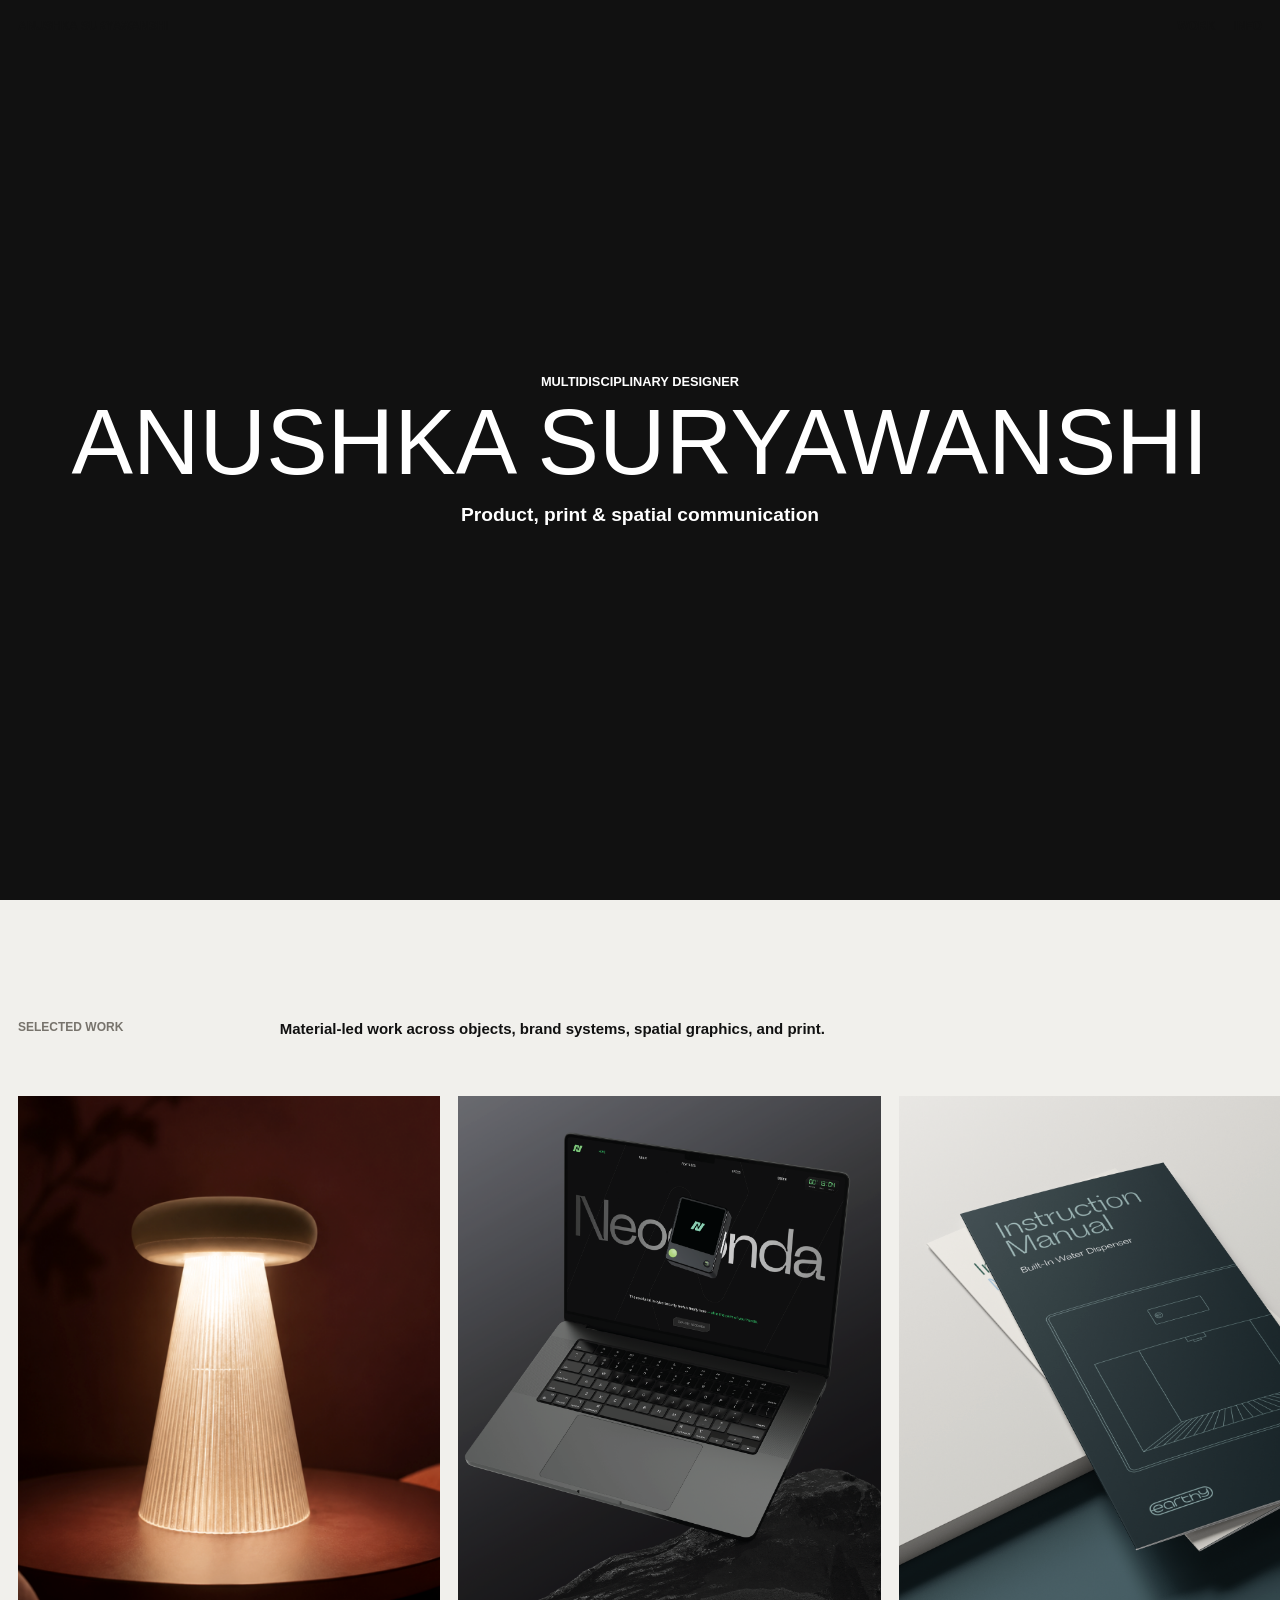
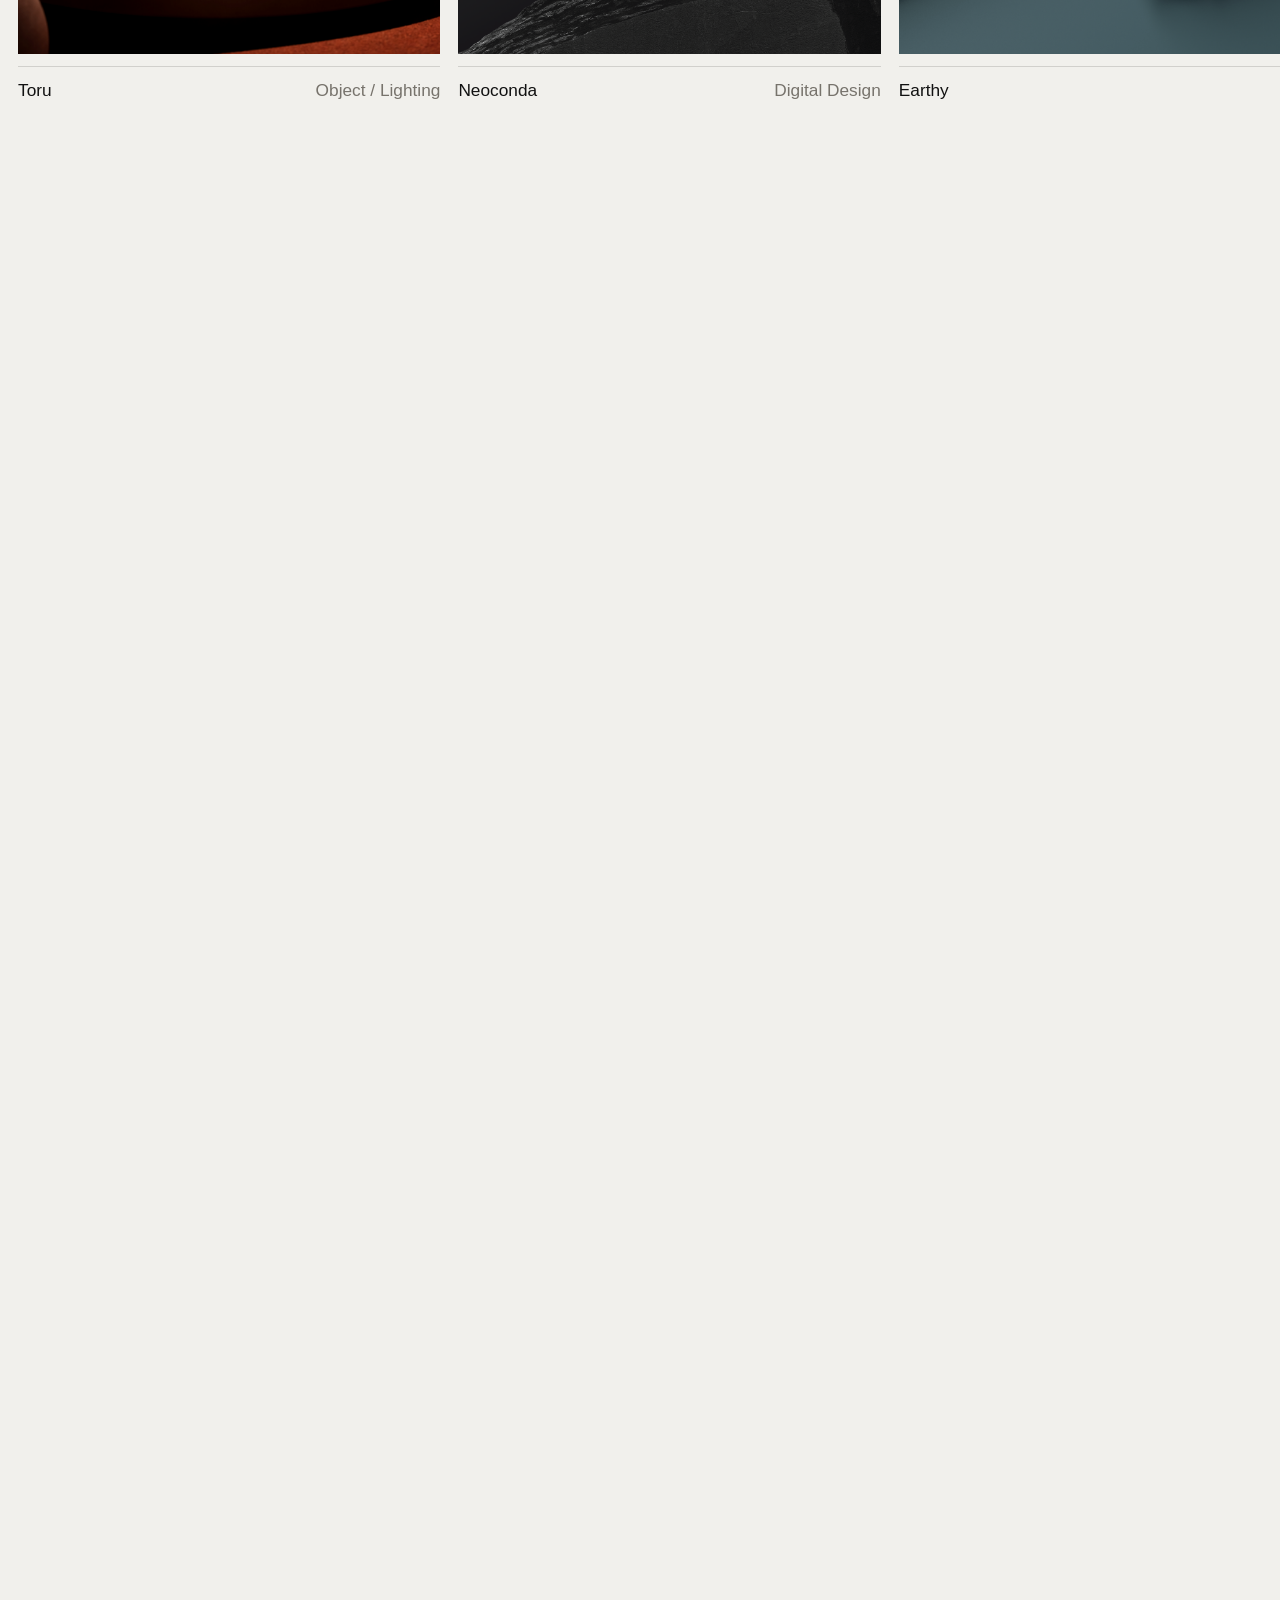
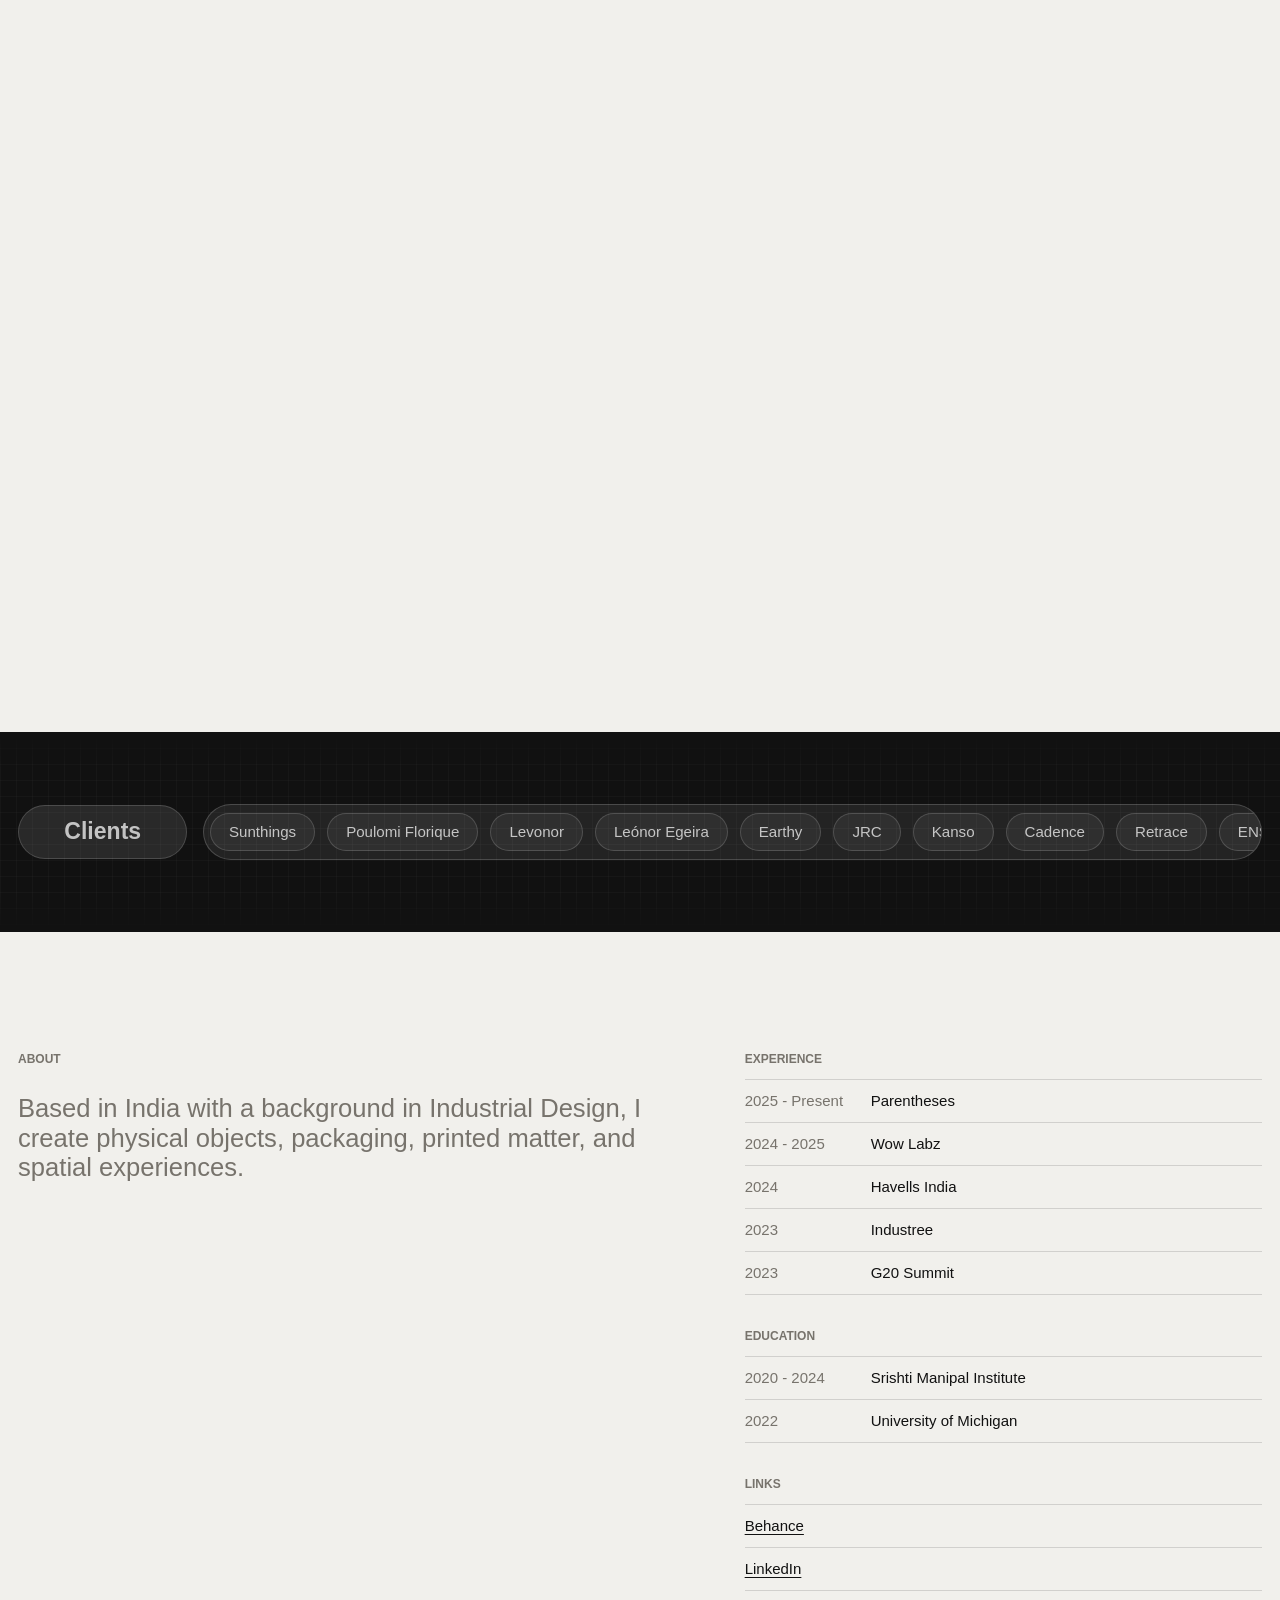
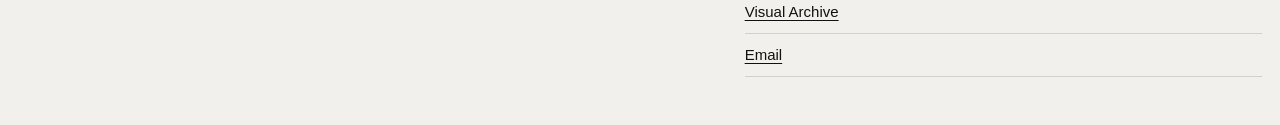
<file: index.html>
<!DOCTYPE html>
<html lang="en">
  <head>
    <meta charset="UTF-8" />
    <meta name="viewport" content="width=device-width, initial-scale=1.0" />
    <title>Anushka Suryawanshi | Portfolio</title>
    <meta
      name="description"
      content="Multidisciplinary design portfolio by Anushka Suryawanshi."
    />
    <link rel="stylesheet" href="styles.css?v=41" />
  </head>
  <body>
    <nav class="top-nav" id="topNav" aria-label="Primary navigation">
      <a href="#hero" class="nav-brand">ANUSHKA SURYAWANSHI</a>
      <div class="nav-links">
        <a href="#work">WORK</a>
        <a href="#about">INFO</a>
      </div>
    </nav>

    <main>
      <section class="hero" id="hero" aria-labelledby="hero-title">
        <div class="hero-content" id="heroContent">
          <p class="hero-kicker">MULTIDISCIPLINARY DESIGNER</p>
          <h1 class="hero-name" id="hero-title">ANUSHKA SURYAWANSHI</h1>
          <p class="hero-title">Product, print &amp; spatial communication</p>
        </div>
      </section>

      <section class="work-intro" id="work" aria-labelledby="work-title">
        <div class="section-label">SELECTED WORK</div>
        <h2 id="work-title">
          Material-led work across objects, brand systems, spatial graphics, and
          print.
        </h2>
      </section>

      <section class="projects" aria-label="Selected projects">
        <div class="projects-row" id="projectsRow">
          <a class="project-card" href="toru.html" data-project="toru" aria-label="View the Toru project">
            <img src="assets/project-toru.png" alt="Toru ambient lamp" />
            <div class="project-meta">
              <h3>Toru</h3>
              <p>Object / Lighting</p>
            </div>
          </a>

          <a class="project-card" href="#neoconda" data-project="neoconda" aria-label="View the Neoconda project">
            <img class="project-card__image--neoconda" src="assets/project-neoconda-thumb.png" alt="Neoconda cybersecurity landing page design shown on a laptop" />
            <div class="project-meta">
              <h3>Neoconda</h3>
              <p>Digital Design</p>
            </div>
          </a>

          <a class="project-card project-card--wide" href="earthy.html" data-project="earthy" aria-label="View the Earthy project">
            <img src="assets/project-earthy-thumb.png" alt="Earthy instruction manual mockup" />
            <div class="project-meta">
              <h3>Earthy</h3>
              <p>Packaging / Brand System</p>
            </div>
          </a>

          <a class="project-card" href="frame.html" data-project="frame" aria-label="View The Frame project">
            <img src="assets/project-frame.png" alt="The Frame print system" />
            <div class="project-meta">
              <h3>The Frame</h3>
              <p>Print / Spatial Branding</p>
            </div>
          </a>

          <a class="project-card" href="#skate" data-project="skate" aria-label="View the Skate project">
            <img src="assets/project-skate.png" alt="Skate board industrial design study" />
            <div class="project-meta">
              <h3>Skate</h3>
              <p>Research/ Fun based Design</p>
            </div>
          </a>

          <a class="project-card project-card--wide" href="#walkway-canopy" data-project="walkway" aria-label="View the Walkway Canopy project" hidden>
            <img src="assets/project-walkway.png" alt="Walkway canopy graphics" />
            <div class="project-meta">
              <h3>Walkway Canopy</h3>
              <p>Spatial Graphics / Installation</p>
            </div>
          </a>

          <a class="project-card" href="#chandigarh-chair" data-project="chair" aria-label="View the Chandigarh Chair project">
            <img src="assets/chair-hero.png" alt="Chandigarh Chair study" />
            <div class="project-meta">
              <h3>Chandigarh Chair</h3>
              <p>Object Study / Furniture</p>
            </div>
          </a>

          <a class="project-card" href="#retrace" data-project="retrace" aria-label="View the Retrace project">
            <img src="assets/project-retrace.jpg" alt="Retrace brochure box" />
            <div class="project-meta">
              <h3>Retrace</h3>
              <p>Packaging / Brand Object</p>
            </div>
          </a>

        </div>
      </section>

      <section class="clients" aria-label="Clients">
        <div class="clients-pill">Clients</div>
        <div class="clients-marquee" aria-label="Client list">
          <div class="clients-track">
            <div class="clients-marquee__group">
              <a href="https://sunthings.co" target="_blank" rel="noreferrer">Sunthings</a>
              <a href="https://www.poulomiflorique.com/" target="_blank" rel="noreferrer">Poulomi Florique</a>
              <a href="https://www.levonor.com/" target="_blank" rel="noreferrer">Levonor</a>
              <a href="https://www.levonoregeira.com/" target="_blank" rel="noreferrer">Leónor Egeira</a>
              <a href="https://earthy.living/" target="_blank" rel="noreferrer">Earthy</a>
              <a href="https://www.jrcprojects.com" target="_blank" rel="noreferrer">JRC</a>
              <a href="https://kanso-jrc.com/" target="_blank" rel="noreferrer">Kanso</a>
              <a href="https://www.google.com/search?q=cadence+hyderabad+builder" target="_blank" rel="noreferrer">Cadence</a>
              <a href="https://www.pragatiretrace.com/" target="_blank" rel="noreferrer">Retrace</a>
              <a href="https://myenso.in/#Living" target="_blank" rel="noreferrer">ENSO × Paul Realty</a>
              <a href="https://www.sandheera.com/projects" target="_blank" rel="noreferrer">Sandheera Bhavani Traya</a>
            </div>
            <div class="clients-marquee__group" aria-hidden="true">
              <a href="https://sunthings.co" target="_blank" rel="noreferrer" tabindex="-1">Sunthings</a>
              <a href="https://www.poulomiflorique.com/" target="_blank" rel="noreferrer" tabindex="-1">Poulomi Florique</a>
              <a href="https://www.levonor.com/" target="_blank" rel="noreferrer" tabindex="-1">Levonor</a>
              <a href="https://www.levonoregeira.com/" target="_blank" rel="noreferrer" tabindex="-1">Leónor Egeira</a>
              <a href="https://earthy.living/" target="_blank" rel="noreferrer" tabindex="-1">Earthy</a>
              <a href="https://www.jrcprojects.com" target="_blank" rel="noreferrer" tabindex="-1">JRC</a>
              <a href="https://kanso-jrc.com/" target="_blank" rel="noreferrer" tabindex="-1">Kanso</a>
              <a href="https://www.google.com/search?q=cadence+hyderabad+builder" target="_blank" rel="noreferrer" tabindex="-1">Cadence</a>
              <a href="https://www.pragatiretrace.com/" target="_blank" rel="noreferrer" tabindex="-1">Retrace</a>
              <a href="https://myenso.in/#Living" target="_blank" rel="noreferrer" tabindex="-1">ENSO × Paul Realty</a>
              <a href="https://www.sandheera.com/projects" target="_blank" rel="noreferrer" tabindex="-1">Sandheera Bhavani Traya</a>
            </div>
          </div>
        </div>
      </section>

      <section class="about" id="about" aria-label="About">
        <div class="about-copy">
          <div class="section-label">ABOUT</div>
          <p>
            Based in India with a background in Industrial Design, I create
            physical objects, packaging, printed matter, and spatial experiences.
          </p>
        </div>

        <div class="about-lists">
          <div>
            <h3>Experience</h3>
            <ul>
              <li><span>2025 - Present</span>Parentheses</li>
              <li><span>2024 - 2025</span>Wow Labz</li>
              <li><span>2024</span>Havells India</li>
              <li><span>2023</span>Industree</li>
              <li><span>2023</span>G20 Summit</li>
            </ul>
          </div>
          <div>
            <h3>Education</h3>
            <ul>
              <li><span>2020 - 2024</span>Srishti Manipal Institute</li>
              <li><span>2022</span>University of Michigan</li>
            </ul>
          </div>
          <div>
            <h3>Links</h3>
            <ul>
              <li><a href="https://www.behance.net/anushkasuryawa">Behance</a></li>
              <li>
                <a href="https://www.linkedin.com/in/anushkasuryawanshi1234/"
                  >LinkedIn</a
                >
              </li>
              <li>
                <a href="https://readymag.website/u3662359537/5481610/"
                  >Visual Archive</a
                >
              </li>
              <li><a href="mailto:anushka1082001@gmail.com">Email</a></li>
            </ul>
          </div>
        </div>
      </section>
    </main>

    <div class="project-modal-layer" id="projectModalLayer" aria-hidden="true">
      <section
        class="project-modal"
        id="projectModal"
        role="dialog"
        aria-modal="true"
        aria-labelledby="modalTitle"
      >
        <div class="project-modal__images" id="modalImages" tabindex="0" aria-label="Project image gallery"></div>

        <aside class="project-modal__details">
          <div class="project-modal__index" id="modalIndex">01 / Overview</div>
          <div class="project-modal__edit-controls" aria-label="Text editing controls">
            <button id="modalEditToggle" type="button">Edit text</button>
            <button id="modalEditSave" type="button" disabled>Save edits</button>
            <button id="modalEditReset" type="button" disabled>Reset section</button>
          </div>
          <div class="project-modal__copy">
            <p class="project-modal__kicker" id="modalKicker"></p>
            <h2 id="modalTitle"></h2>
            <div class="project-modal__body" id="modalBody"></div>
          </div>
          <footer class="project-modal__footer">
            <span id="modalDiscipline"></span>
            <span id="modalMeta"></span>
          </footer>
        </aside>

        <button class="project-modal__close" id="modalClose" type="button" aria-label="Close project">×</button>
      </section>
    </div>

    <script src="cursor.js?v=1"></script>
    <script src="script.js?v=47"></script>
  </body>
</html>
</file>
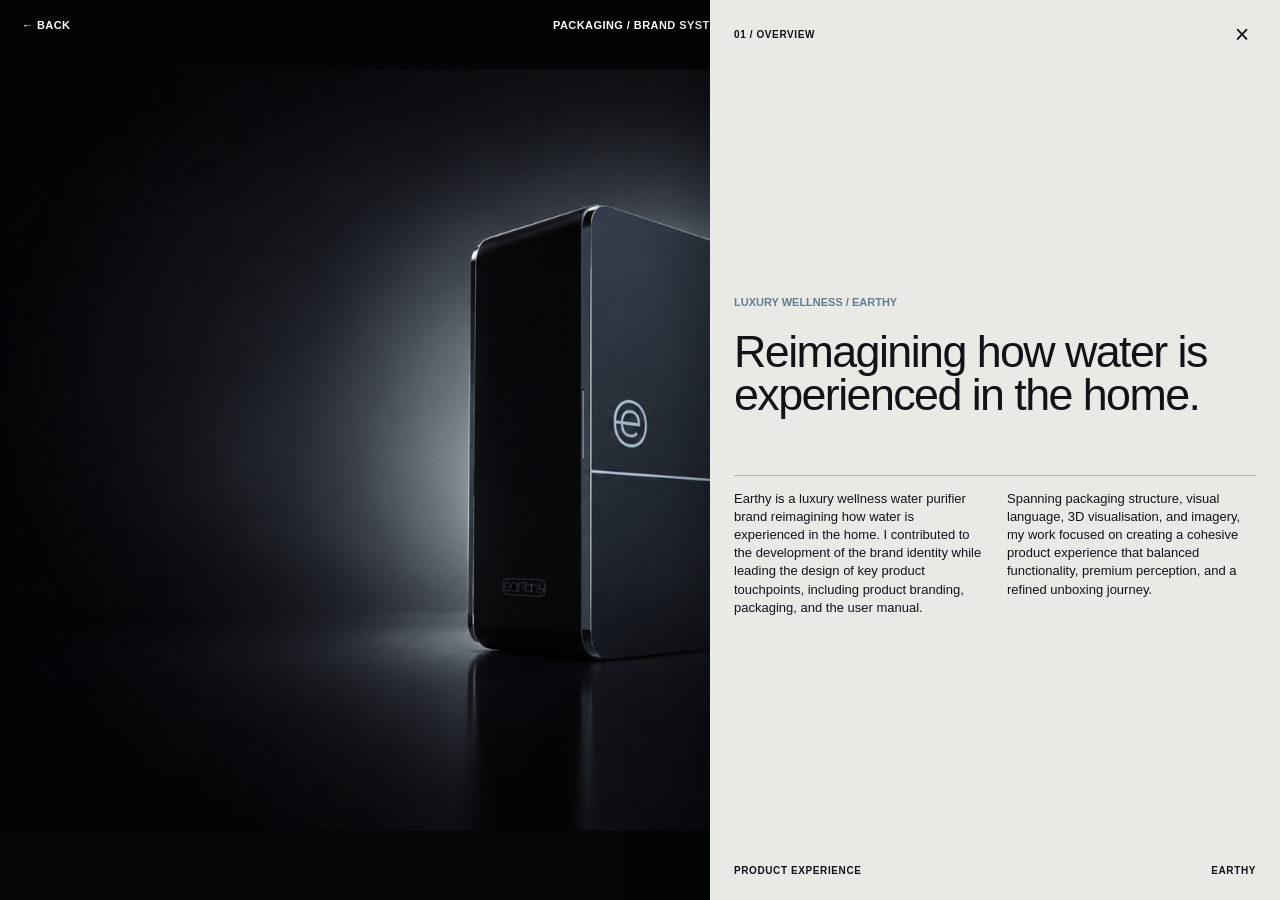
<file: earthy.html>
<!DOCTYPE html>
<html lang="en">
  <head>
    <meta charset="UTF-8" />
    <meta name="viewport" content="width=device-width, initial-scale=1.0" />
    <title>Earthy | Anushka Suryawanshi</title>
    <meta
      name="description"
      content="Earthy is a luxury wellness water purifier brand reimagining how water is experienced in the home."
    />
    <link rel="stylesheet" href="earthy.css?v=1" />
  </head>
  <body>
    <main class="earthy-hero">
      <img
        class="earthy-hero__image"
        src="assets/earthy-hero.png"
        alt="Earthy luxury water purifier in a dark studio setting"
      />

      <header class="earthy-nav">
        <a href="index.html#work" aria-label="Back to selected work">← Back</a>
        <span>Packaging / Brand System</span>
        <button
          class="summary-trigger"
          id="summaryTrigger"
          type="button"
          aria-controls="summaryPanel"
          aria-expanded="true"
        >
          Project summary
        </button>
      </header>

      <aside class="summary-panel is-open" id="summaryPanel" aria-labelledby="summaryTitle">
        <div class="summary-panel__topline">
          <span>01 / Overview</span>
          <button class="summary-close" id="summaryClose" type="button" aria-label="Close project summary">×</button>
        </div>

        <div class="summary-panel__content">
          <p class="summary-kicker">Luxury wellness / Earthy</p>
          <h1 id="summaryTitle">Reimagining how water is experienced in the home.</h1>

          <div class="summary-copy">
            <p>
              Earthy is a luxury wellness water purifier brand reimagining how water is experienced in the home. I contributed to the development of the brand identity while leading the design of key product touchpoints, including product branding, packaging, and the user manual.
            </p>
            <p>
              Spanning packaging structure, visual language, 3D visualisation, and imagery, my work focused on creating a cohesive product experience that balanced functionality, premium perception, and a refined unboxing journey.
            </p>
          </div>
        </div>

        <div class="summary-panel__footer">
          <span>Product experience</span>
          <span>Earthy</span>
        </div>
      </aside>
    </main>

    <script src="cursor.js?v=1"></script>
    <script src="earthy.js?v=1"></script>
  </body>
</html>
</file>
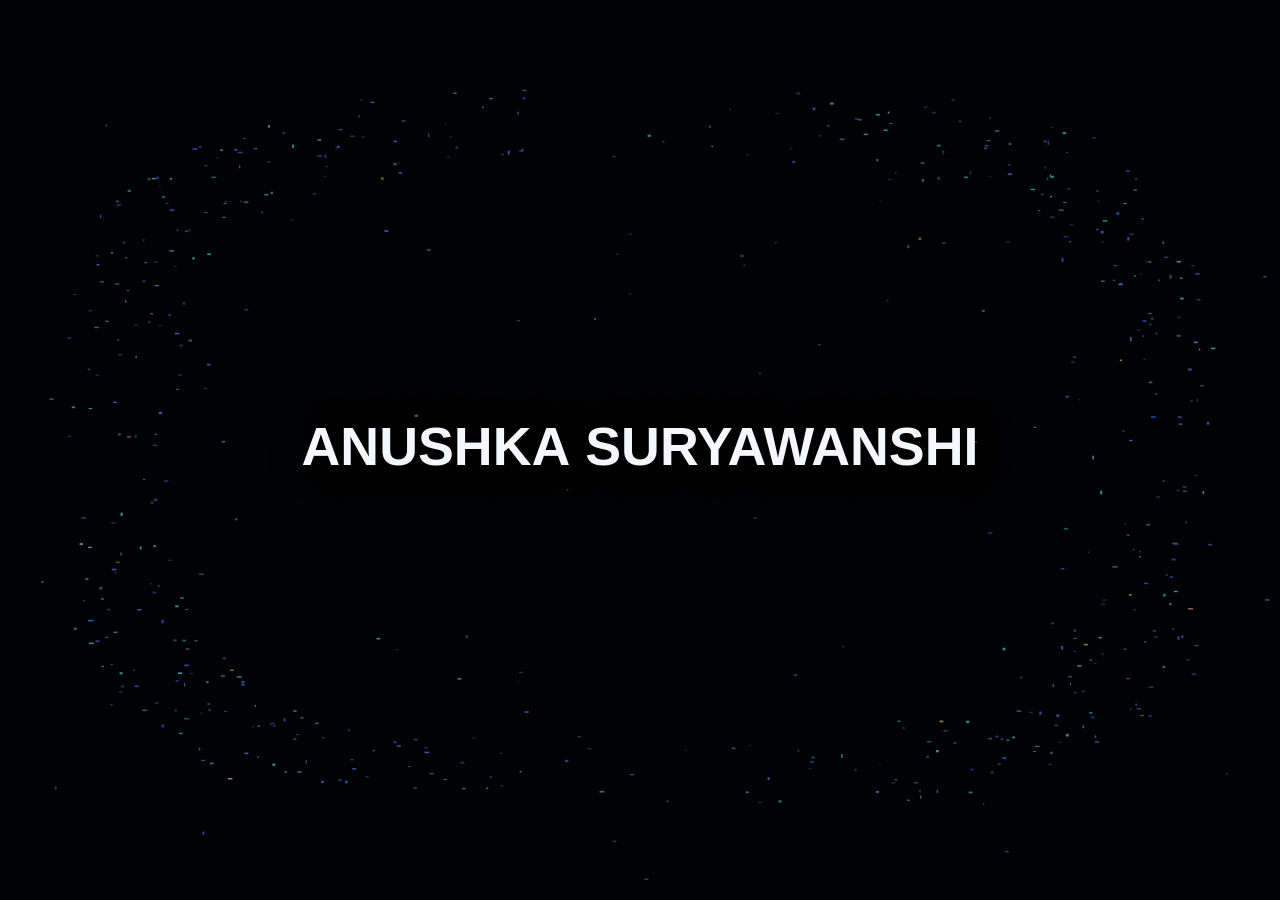
<file: fish-hero.html>
<!DOCTYPE html>
<html lang="en">
  <head>
    <meta charset="UTF-8" />
    <meta name="viewport" content="width=device-width, initial-scale=1.0" />
    <title>Anushka Suryawanshi | Interactive Hero</title>
    <style>
      :root {
        color-scheme: light;
        --paper: #010203;
        --ink: #f5f7ff;
      }

      * {
        box-sizing: border-box;
      }

      html,
      body {
        width: 100%;
        min-height: 100%;
        margin: 0;
        overflow: hidden;
        background: var(--paper);
      }

      body {
        font-family: Arial, Helvetica, sans-serif;
      }

      .hero {
        position: relative;
        width: 100vw;
        height: 100vh;
        min-height: 100svh;
        background:
          radial-gradient(circle at 50% 50%, rgba(12, 19, 32, 0.62), transparent 34%),
          radial-gradient(circle at 18% 50%, rgba(29, 83, 184, 0.18), transparent 30%),
          radial-gradient(circle at 82% 50%, rgba(37, 196, 190, 0.15), transparent 28%),
          var(--paper);
        cursor: crosshair;
        overflow: hidden;
      }

      .hero canvas {
        position: absolute;
        inset: 0;
        width: 100%;
        height: 100%;
        display: block;
      }

      .hero-label {
        position: absolute;
        left: 50%;
        top: 50%;
        width: 1vw;
        height: 1vh;
        overflow: hidden;
        clip: rect(0 0 0 0);
        white-space: nowrap;
        transform: translate(-50%, -50%);
      }

      @media (prefers-reduced-motion: reduce) {
        .hero {
          cursor: default;
        }
      }
    </style>
  </head>
  <body>
    <main class="hero" aria-labelledby="hero-title">
      <canvas id="fishHero"></canvas>
      <h1 class="hero-label" id="hero-title">ANUSHKA SURYAWANSHI</h1>
    </main>

    <script type="module">
      const canvas = document.querySelector("#fishHero");
      const ctx = canvas.getContext("2d");
      const reduceMotion = window.matchMedia("(prefers-reduced-motion: reduce)");
      const NAME = "ANUSHKA SURYAWANSHI";
      const COUNT = 560;
      const palette = ["#3772ff", "#5b91ff", "#58d9f4", "#36e0c2", "#f6d475", "#ef7ea8"];
      const pointer = {
        x: window.innerWidth / 2,
        y: window.innerHeight / 2,
        tx: window.innerWidth / 2,
        ty: window.innerHeight / 2,
        active: false,
      };

      let dpr = 1;
      let width = 0;
      let height = 0;
      let particles = [];
      let pretext = null;
      let preparedName = null;
      let nameMetrics = { width: 0, height: 0, lineCount: 1 };

      async function loadPretext() {
        try {
          const moduleLoad = import("https://esm.sh/@chenglou/pretext@latest");
          const timeout = new Promise((resolve) => {
            window.setTimeout(() => resolve(null), 800);
          });
          pretext = await Promise.race([moduleLoad, timeout]);
        } catch (error) {
          pretext = null;
        }
      }

      function randomBetween(min, max) {
        return min + Math.random() * (max - min);
      }

      function seededRandom(seed) {
        const x = Math.sin(seed * 12.9898) * 43758.5453;
        return x - Math.floor(x);
      }

      function placeParticle(index) {
        const centerX = width / 2;
        const centerY = height / 2;
        const edgeBand = index < COUNT * 0.78;
        const innerField = index >= COUNT * 0.78 && index < COUNT * 0.93;

        if (edgeBand) {
          const angle = index * 2.399963229728653 + seededRandom(index + 4) * 0.08;
          const squareness = 3.7;
          const cos = Math.cos(angle);
          const sin = Math.sin(angle);
          const signedPow = (value) =>
            Math.sign(value) * Math.pow(Math.abs(value), 2 / squareness);
          const band = 0.88 + seededRandom(index + 19) * 0.22;
          const ripple = Math.sin(index * 0.17) * 9 + Math.cos(index * 0.071) * 12;
          const sideBias = Math.abs(cos);

          return {
            x: centerX + signedPow(cos) * width * (0.38 + sideBias * 0.035) * band + ripple,
            y: centerY + signedPow(sin) * height * 0.36 * band - ripple * 0.25,
          };
        }

        if (innerField) {
          const x = centerX + (seededRandom(index + 41) - 0.5) * width * 0.7;
          const y = centerY + (seededRandom(index + 67) - 0.5) * height * 0.52;
          const voidX = Math.abs((x - centerX) / (width * 0.31));
          const voidY = Math.abs((y - centerY) / (height * 0.21));

          if (voidX < 1 && voidY < 1) {
            return {
              x: centerX + Math.sign(x - centerX || 1) * width * (0.33 + seededRandom(index + 3) * 0.11),
              y: centerY + (seededRandom(index + 8) - 0.5) * height * 0.5,
            };
          }

          return { x, y };
        }

        return {
          x: seededRandom(index + 101) * width,
          y: seededRandom(index + 133) * height,
        };
      }

      function createParticle(index) {
        const aspect = 0.35 + seededRandom(index + 13) * 3.2;
        const baseArea = 3.5 + seededRandom(index + 29) * 12;
        const baseW = Math.sqrt(baseArea * aspect);
        const baseH = baseW / aspect;
        const home = placeParticle(index);
        const angle = index * 0.49;
        const depth = 0.72 + seededRandom(index + 7) * 0.72;
        const colorRoll = seededRandom(index + 43);
        const paletteIndex =
          colorRoll > 0.982
            ? 5
            : colorRoll > 0.962
              ? 4
              : colorRoll > 0.88
                ? 3
                : colorRoll > 0.62
                  ? 2
                  : colorRoll > 0.3
                    ? 1
                    : 0;

        return {
          homeX: home.x,
          homeY: home.y,
          x: home.x + (seededRandom(index + 31) - 0.5) * 18,
          y: home.y + (seededRandom(index + 37) - 0.5) * 18,
          vx: 0,
          vy: 0,
          baseW,
          baseH,
          w: baseW,
          h: baseH,
          rotation: 0,
          spin: 0,
          orbit: angle,
          orbitSpeed: 0.002 + seededRandom(index + 53) * 0.006,
          offset: 28 + seededRandom(index + 59) * 92,
          depth,
          phase: index * 0.47,
          color: palette[paletteIndex],
          alpha: 0.22 + seededRandom(index + 71) * 0.4,
        };
      }

      function seedParticles() {
        particles = Array.from({ length: COUNT }, (_, index) =>
          createParticle(index)
        );
      }

      function getNameFont() {
        const size = Math.max(18, Math.min(width * 0.042, 68));
        return {
          size,
          lineHeight: size * 1.05,
          font: `700 ${size}px Arial, Helvetica, sans-serif`,
        };
      }

      function measureName() {
        const { font, lineHeight } = getNameFont();
        if (pretext?.prepare && pretext?.layout) {
          preparedName = pretext.prepare(NAME, font);
          nameMetrics = pretext.layout(preparedName, width * 0.82, lineHeight);
          return;
        }

        ctx.font = font;
        nameMetrics = {
          width: ctx.measureText(NAME).width,
          height: lineHeight,
          lineCount: 1,
        };
      }

      function resize() {
        dpr = Math.min(window.devicePixelRatio || 1, 2);
        width = window.innerWidth;
        height = window.innerHeight;
        canvas.width = Math.round(width * dpr);
        canvas.height = Math.round(height * dpr);
        ctx.setTransform(dpr, 0, 0, dpr, 0, 0);

        if (!particles.length) {
          seedParticles();
        } else {
          particles.forEach((particle, index) => {
            const home = placeParticle(index);
            particle.homeX = home.x;
            particle.homeY = home.y;
            particle.x = Math.min(Math.max(particle.x, 0), width);
            particle.y = Math.min(Math.max(particle.y, 0), height);
          });
        }

        pointer.x = pointer.tx = Math.min(pointer.x, width);
        pointer.y = pointer.ty = Math.min(pointer.y, height);
        measureName();
      }

      function updatePointer(clientX, clientY) {
        pointer.tx = clientX;
        pointer.ty = clientY;
        pointer.active = true;
      }

      window.addEventListener("pointermove", (event) => {
        updatePointer(event.clientX, event.clientY);
      });

      window.addEventListener("pointerleave", () => {
        pointer.active = false;
      });

      window.addEventListener("pointerdown", (event) => {
        updatePointer(event.clientX, event.clientY);
      });

      window.addEventListener("resize", resize);

      function drawName() {
        const { font } = getNameFont();
        const centerX = width / 2;
        const centerY = height / 2;

        ctx.save();
        ctx.shadowColor = "rgba(0, 0, 0, 0.82)";
        ctx.shadowBlur = 32;
        ctx.font = font;
        ctx.fillStyle = "#f5f7ff";
        ctx.textAlign = "center";
        ctx.textBaseline = "middle";
        ctx.letterSpacing = "0px";
        ctx.fillText(NAME, centerX, centerY);

        ctx.restore();
      }

      function drawParticle(particle, scale, alpha, glow) {
        ctx.save();
        ctx.translate(particle.x, particle.y);
        ctx.rotate(particle.rotation);
        ctx.globalAlpha = alpha;
        if (glow > 0.18) {
          ctx.shadowColor = particle.color;
          ctx.shadowBlur = 5 + glow * 15;
        }
        ctx.fillStyle = particle.color;
        ctx.fillRect(
          (-particle.baseW * scale) / 2,
          (-particle.baseH * scale) / 2,
          particle.baseW * scale,
          particle.baseH * scale
        );
        ctx.restore();
      }

      function tick(time) {
        pointer.x += (pointer.tx - pointer.x) * 0.16;
        pointer.y += (pointer.ty - pointer.y) * 0.16;
        ctx.clearRect(0, 0, width, height);
        ctx.fillStyle = "#010203";
        ctx.fillRect(0, 0, width, height);

        const centerX = width / 2;
        const centerY = height / 2;
        const radius = Math.min(width, height) * 0.28;
        const calmRadius = Math.max(width, height) * 0.46;
        const speed = reduceMotion.matches ? 0.02 : 1;
        const fieldFollow = pointer.active ? 1 : 0;
        const parallaxX = (pointer.x - centerX) * 0.034 * fieldFollow;
        const parallaxY = (pointer.y - centerY) * 0.026 * fieldFollow;

        for (const particle of particles) {
          const homeDx = pointer.x - particle.homeX;
          const homeDy = pointer.y - particle.homeY;
          const homeDistance = Math.hypot(homeDx, homeDy) || 1;
          const lens = Math.exp(-(homeDistance * homeDistance) / (radius * radius));
          const proximity = pointer.active ? lens : 0;
          const homeProximity = pointer.active
            ? Math.max(
                0,
                1 -
                  homeDistance / calmRadius
              )
            : 0;

          particle.orbit += particle.orbitSpeed * speed;
          const currentOffset =
            particle.offset *
            (0.68 + proximity * 0.42 + homeProximity * 0.12) *
            particle.depth;
          const schoolX =
            pointer.x +
            Math.cos(particle.orbit + particle.phase) * currentOffset;
          const schoolY =
            pointer.y +
            Math.sin(particle.orbit * 1.25 + particle.phase) * currentOffset;
          const driftX = Math.cos(time * 0.0005 + particle.phase) * 7;
          const driftY = Math.sin(time * 0.0006 + particle.phase) * 7;

          const pull = pointer.active
            ? Math.min(0.82, proximity * 0.72 + homeProximity * 0.22)
            : 0;
          const flowX = Math.sin(time * 0.00024 + particle.phase) * 5;
          const flowY = Math.cos(time * 0.0002 + particle.phase * 0.7) * 4;
          const homeX = particle.homeX + parallaxX * particle.depth + flowX;
          const homeY = particle.homeY + parallaxY * particle.depth + flowY;
          const targetX = homeX * (1 - pull) + (schoolX + driftX) * pull;
          const targetY = homeY * (1 - pull) + (schoolY + driftY) * pull;
          const force = reduceMotion.matches ? 0.018 : 0.038 + pull * 0.105;

          particle.vx += (targetX - particle.x) * force;
          particle.vy += (targetY - particle.y) * force;
          particle.vx *= 0.78;
          particle.vy *= 0.78;
          particle.x += particle.vx;
          particle.y += particle.vy;
          particle.rotation = 0;

          const scale = 0.72 + proximity * 9.6 + homeProximity * 1.55;
          const sideGlow = Math.abs((particle.homeX - centerX) / (width * 0.5));
          const alpha = Math.min(
            1,
            particle.alpha + sideGlow * 0.08 + proximity * 0.82 + homeProximity * 0.26
          );
          drawParticle(particle, scale, alpha, Math.max(proximity, homeProximity));
        }

        drawName();
        requestAnimationFrame(tick);
      }

      resize();
      loadPretext().then(() => {
        measureName();
      });
      requestAnimationFrame(tick);
    </script>
  </body>
</html>
</file>
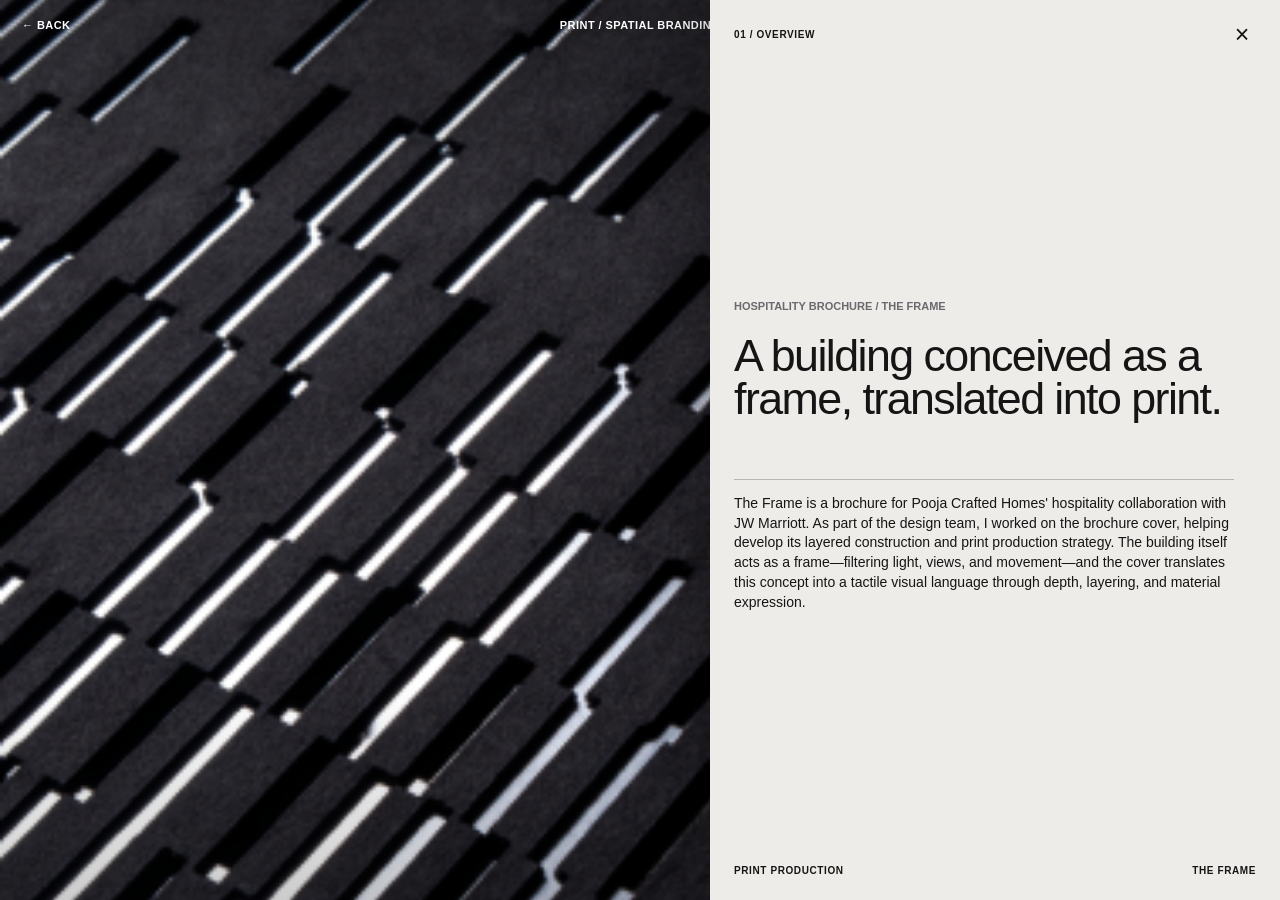
<file: frame.html>
<!DOCTYPE html>
<html lang="en">
  <head>
    <meta charset="UTF-8" />
    <meta name="viewport" content="width=device-width, initial-scale=1.0" />
    <title>The Frame | Anushka Suryawanshi</title>
    <meta
      name="description"
      content="The Frame is a brochure for Pooja Crafted Homes' hospitality collaboration with JW Marriott."
    />
    <link rel="stylesheet" href="frame.css?v=1" />
  </head>
  <body>
    <main class="frame-hero">
      <img
        class="frame-hero__image"
        src="assets/frame-hero.png"
        alt="Layered black paper construction created for The Frame brochure cover"
      />

      <header class="frame-nav">
        <a href="index.html#work" aria-label="Back to selected work">← Back</a>
        <span>Print / Spatial Branding</span>
        <button
          class="summary-trigger"
          id="summaryTrigger"
          type="button"
          aria-controls="summaryPanel"
          aria-expanded="true"
        >
          Project summary
        </button>
      </header>

      <aside class="summary-panel is-open" id="summaryPanel" aria-labelledby="summaryTitle">
        <div class="summary-panel__topline">
          <span>01 / Overview</span>
          <button class="summary-close" id="summaryClose" type="button" aria-label="Close project summary">×</button>
        </div>

        <div class="summary-panel__content">
          <p class="summary-kicker">Hospitality brochure / The Frame</p>
          <h1 id="summaryTitle">A building conceived as a frame, translated into print.</h1>

          <div class="summary-copy">
            <p>
              The Frame is a brochure for Pooja Crafted Homes' hospitality collaboration with JW Marriott. As part of the design team, I worked on the brochure cover, helping develop its layered construction and print production strategy. The building itself acts as a frame—filtering light, views, and movement—and the cover translates this concept into a tactile visual language through depth, layering, and material expression.
            </p>
          </div>
        </div>

        <div class="summary-panel__footer">
          <span>Print production</span>
          <span>The Frame</span>
        </div>
      </aside>
    </main>

    <script src="cursor.js?v=1"></script>
    <script src="frame.js?v=1"></script>
  </body>
</html>
</file>
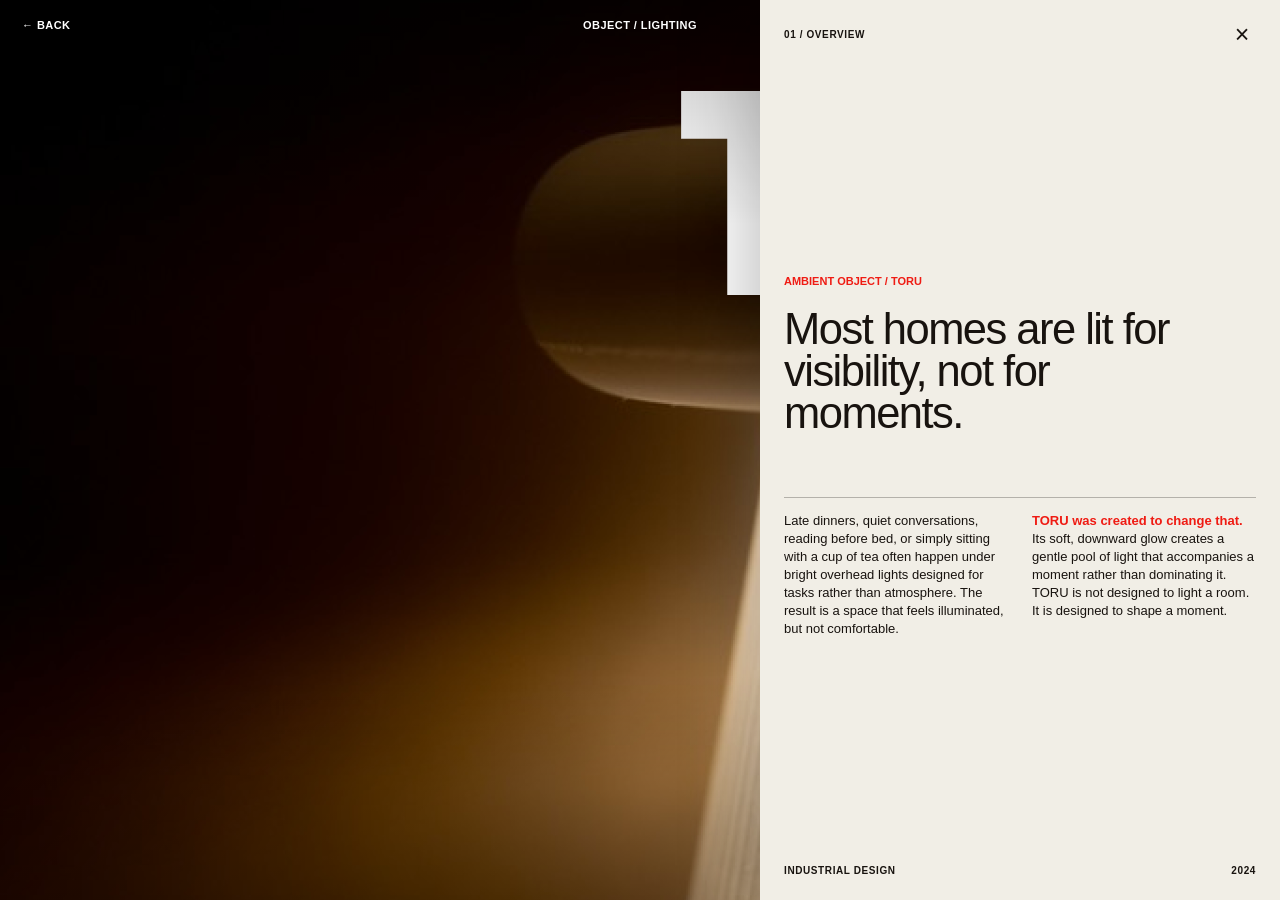
<file: toru.html>
<!DOCTYPE html>
<html lang="en">
  <head>
    <meta charset="UTF-8" />
    <meta name="viewport" content="width=device-width, initial-scale=1.0" />
    <title>Toru | Anushka Suryawanshi</title>
    <meta name="description" content="Toru is an ambient lamp designed to shape quiet moments." />
    <link rel="stylesheet" href="toru.css?v=1" />
  </head>
  <body class="summary-open">
    <main class="toru-hero">
      <img class="toru-hero__image" src="assets/toru-hero.png" alt="Toru ambient lamp glowing against a dark background" />

      <header class="toru-nav">
        <a href="index.html#work" aria-label="Back to selected work">← Back</a>
        <span>Object / Lighting</span>
        <button class="summary-trigger" id="summaryTrigger" type="button" aria-controls="summaryPanel" aria-expanded="true">Project summary</button>
      </header>

      <aside class="summary-panel is-open" id="summaryPanel" aria-labelledby="summaryTitle">
        <div class="summary-panel__topline">
          <span>01 / Overview</span>
          <button class="summary-close" id="summaryClose" type="button" aria-label="Close project summary">×</button>
        </div>
        <div class="summary-panel__content">
          <p class="summary-kicker">Ambient object / Toru</p>
          <h1 id="summaryTitle">Most homes are lit for visibility, not for moments.</h1>
          <div class="summary-copy">
            <p>Late dinners, quiet conversations, reading before bed, or simply sitting with a cup of tea often happen under bright overhead lights designed for tasks rather than atmosphere. The result is a space that feels illuminated, but not comfortable.</p>
            <p><strong>TORU was created to change that.</strong> Its soft, downward glow creates a gentle pool of light that accompanies a moment rather than dominating it. TORU is not designed to light a room. It is designed to shape a moment.</p>
          </div>
        </div>
        <div class="summary-panel__footer">
          <span>Industrial design</span>
          <span>2024</span>
        </div>
      </aside>
    </main>

    <script src="cursor.js?v=1"></script>
    <script src="toru.js?v=1"></script>
  </body>
</html>
</file>
<file: styles.css>
:root {
  --blue: #0600ff;
  --paper: #f1f0ec;
  --ink: #111111;
  --muted: #77736c;
  --line: rgba(17, 17, 17, 0.14);
  --white: #ffffff;
}

* {
  box-sizing: border-box;
}

html {
  scroll-behavior: smooth;
}

html,
body {
  margin: 0;
  padding: 0;
}

body {
  font-family: "Helvetica Neue", Helvetica, Arial, sans-serif;
  background: var(--white);
  color: var(--ink);
  overflow-x: hidden;
}

body.light-mode {
  background: var(--paper);
  color: var(--ink);
}

body.modal-open {
  overflow: hidden;
}

a {
  color: inherit;
  text-decoration: none;
}

img {
  display: block;
  width: 100%;
}

.top-nav {
  position: fixed;
  top: 20px;
  left: 18px;
  right: 18px;
  display: grid;
  grid-template-columns: auto 1fr;
  align-items: center;
  gap: 20px;
  z-index: 1000;
  color: var(--ink);
  padding: 0;
  font-size: 12px;
  line-height: 1;
  letter-spacing: 0;
  transition: background-color 0.2s ease, color 0.2s ease, padding 0.2s ease,
    top 0.2s ease, left 0.2s ease, right 0.2s ease;
}

body.light-mode .top-nav {
  top: 10px;
  left: 10px;
  right: 10px;
  padding: 10px 8px;
  background: rgba(241, 240, 236, 0.86);
  color: var(--ink);
}

.nav-brand,
.nav-links a {
  font-weight: 700;
}

.nav-brand {
  opacity: 1;
}

.nav-links {
  display: flex;
  justify-content: flex-end;
  gap: 18px;
}

.hero {
  position: relative;
  min-height: 100svh;
  background: var(--ink);
  overflow: hidden;
}

.hero-content {
  position: absolute;
  inset: 0;
  display: flex;
  flex-direction: column;
  align-items: center;
  justify-content: center;
  text-align: center;
  z-index: 3;
  width: 100vw;
  pointer-events: none;
  color: var(--white);
}

.hero-kicker {
  margin: 0 0 12px;
  font-size: clamp(10px, 1vw, 13px);
  font-weight: 700;
  letter-spacing: 0;
}

.hero-name {
  margin: 0;
  font-size: clamp(36px, 7.2vw, 112px);
  font-weight: 400;
  line-height: 0.92;
  letter-spacing: 0;
  white-space: nowrap;
}

.hero-title {
  margin: 18px auto 0;
  max-width: 560px;
  font-size: clamp(13px, 1.5vw, 21px);
  font-weight: 700;
  line-height: 1.2;
}

.work-intro {
  position: relative;
  z-index: 5;
  padding: 120px 18px 58px;
  background: var(--paper);
  color: var(--ink);
  display: grid;
  grid-template-columns: minmax(160px, 0.24fr) minmax(0, 1fr);
  gap: 26px;
}

.section-label {
  font-size: 12px;
  font-weight: 700;
  color: var(--muted);
  text-transform: uppercase;
}

.about h2 {
  margin: 0;
  font-size: clamp(34px, 5.4vw, 86px);
  font-weight: 400;
  line-height: 0.96;
  letter-spacing: 0;
}

.work-intro h2 {
  margin: 0;
  font-size: 15px;
  font-weight: 700;
  line-height: 1.2;
  letter-spacing: 0;
}

.clients {
  position: relative;
  z-index: 5;
  padding: clamp(56px, 8vh, 96px) 18px;
  background: var(--ink);
  color: var(--white);
  display: grid;
  grid-template-columns: minmax(132px, 0.16fr) minmax(0, 1fr);
  gap: clamp(10px, 1.2vw, 18px);
  align-items: center;
  overflow: hidden;
}

.clients::before {
  content: "";
  position: absolute;
  inset: 0;
  pointer-events: none;
  opacity: 0.34;
  background-image:
    linear-gradient(rgba(255, 255, 255, 0.075) 1px, transparent 1px),
    linear-gradient(90deg, rgba(255, 255, 255, 0.075) 1px, transparent 1px);
  background-size: 16px 16px;
  mask-image: linear-gradient(180deg, transparent, #000 18%, #000 82%, transparent);
}

.clients-pill,
.clients-marquee {
  position: relative;
  z-index: 1;
}

.clients-pill {
  display: inline-flex;
  align-items: center;
  justify-content: center;
  min-height: 54px;
  width: 100%;
  padding: 0 24px;
  border: 1px solid rgba(255, 255, 255, 0.16);
  border-radius: 999px;
  background: rgba(255, 255, 255, 0.1);
  color: rgba(255, 255, 255, 0.72);
  font-size: clamp(18px, 1.8vw, 26px);
  font-weight: 600;
  line-height: 1;
}

.clients-marquee {
  min-width: 0;
  overflow: hidden;
  border: 1px solid rgba(255, 255, 255, 0.18);
  border-radius: 999px;
  background: rgba(255, 255, 255, 0.08);
}

.clients-track {
  display: flex;
  width: max-content;
  animation: clients-marquee 40s linear infinite;
  will-change: transform;
}

.clients-marquee:hover .clients-track {
  animation-play-state: paused;
}

.clients-marquee__group {
  display: flex;
  align-items: center;
  gap: 12px;
  padding: 8px 6px;
}

.clients-marquee__group a,
.clients-marquee__group span {
  display: inline-flex;
  align-items: center;
  min-height: 38px;
  padding: 0 18px;
  border: 1px solid rgba(255, 255, 255, 0.16);
  border-radius: 999px;
  background: rgba(255, 255, 255, 0.06);
  color: rgba(255, 255, 255, 0.72);
  white-space: nowrap;
  font-size: clamp(14px, 1.18vw, 19px);
  font-weight: 500;
  line-height: 1;
  transition: background 180ms ease, color 180ms ease, border-color 180ms ease;
}

.clients-marquee__group a:hover {
  border-color: var(--white);
  background: var(--white);
  color: var(--ink);
}

@keyframes clients-marquee {
  from {
    transform: translateX(0);
  }

  to {
    transform: translateX(-50%);
  }
}

@media (prefers-reduced-motion: reduce) {
  .clients-track {
    animation: none;
    flex-wrap: wrap;
    width: auto;
  }
}

.projects {
  position: relative;
  z-index: 5;
  height: max(100vh, var(--projects-height, 120vh));
  padding-top: 0;
  padding-bottom: clamp(72px, 9vh, 128px);
  background: var(--paper);
  color: var(--ink);
  overflow: visible;
}

.projects-row {
  position: sticky;
  top: 14vh;
  display: flex;
  align-items: flex-start;
  gap: 18px;
  width: max-content;
  padding: 0 18px;
  transform: translateX(0);
  will-change: transform;
}

.project-card {
  width: min(33vw, 440px);
  min-width: 320px;
}

.project-card--wide {
  width: min(42vw, 560px);
  min-width: 390px;
}

.project-card img {
  height: min(62vh, 560px);
  object-fit: cover;
  background: #d9d8d3;
  filter: saturate(0.92) contrast(1.02);
}

.project-card__image--neoconda {
  object-position: 58% center;
}

.project-meta {
  display: flex;
  justify-content: space-between;
  gap: 18px;
  padding-top: 14px;
  border-top: 1px solid var(--line);
  margin-top: 12px;
}

.project-meta h3,
.project-meta p {
  margin: 0;
  font-size: clamp(15px, 1.35vw, 22px);
  line-height: 1.05;
  font-weight: 400;
}

.project-meta p {
  max-width: 190px;
  color: var(--muted);
  text-align: right;
}

.about {
  position: relative;
  z-index: 5;
  display: grid;
  grid-template-columns: minmax(0, 0.9fr) minmax(320px, 0.72fr);
  gap: 80px;
  padding: 120px 18px 48px;
  background: var(--paper);
  color: var(--ink);
}

.about-copy p {
  max-width: 720px;
  margin: 28px 0 0;
  color: var(--muted);
  font-size: clamp(18px, 2vw, 28px);
  line-height: 1.16;
}

.about-lists {
  display: grid;
  gap: 34px;
  align-content: start;
}

.about-lists h3 {
  margin: 0 0 13px;
  font-size: 12px;
  color: var(--muted);
  text-transform: uppercase;
}

.about-lists ul {
  list-style: none;
  margin: 0;
  padding: 0;
  border-top: 1px solid var(--line);
}

.about-lists li {
  display: grid;
  grid-template-columns: 110px 1fr;
  gap: 16px;
  padding: 12px 0;
  border-bottom: 1px solid var(--line);
  font-size: 15px;
  line-height: 1.2;
}

.about-lists span {
  color: var(--muted);
}

.about-lists a {
  text-decoration: underline;
  text-decoration-thickness: 1px;
  text-underline-offset: 3px;
}

.project-modal-layer {
  position: fixed;
  z-index: 2000;
  inset: 0;
  display: grid;
  place-items: center;
  padding: 18px;
  background: rgba(10, 10, 10, 0.72);
  opacity: 0;
  visibility: hidden;
  pointer-events: none;
  transition: opacity 0.28s ease, visibility 0.28s ease;
}

.project-modal-layer.is-open {
  opacity: 1;
  visibility: visible;
  pointer-events: auto;
}

.project-modal {
  position: relative;
  display: grid;
  grid-template-columns: minmax(0, 2fr) minmax(380px, 1fr);
  width: min(1710px, calc(100vw - 112px));
  height: min(900px, calc(100svh - 72px));
  overflow: hidden;
  color: var(--ink);
  background: #e9e8e4;
  box-shadow: 0 28px 90px rgba(0, 0, 0, 0.42);
  transform: translateY(16px) scale(0.99);
  transition: transform 0.42s cubic-bezier(0.22, 1, 0.36, 1);
}

.project-modal-layer.is-open .project-modal {
  transform: translateY(0) scale(1);
}

.project-modal__images {
  min-width: 0;
  height: 100%;
  overflow-x: hidden;
  overflow-y: auto;
  overscroll-behavior: contain;
  scrollbar-width: thin;
  background: #151515;
}

.project-modal__images--short::after {
  content: "";
  display: block;
  height: 42vh;
  min-height: 320px;
  background: #151515;
}

.project-modal__figure {
  position: relative;
  margin: 0;
  overflow: hidden;
  background: #202020;
}

.project-modal__figure + .project-modal__figure {
  border-top: 1px solid rgba(255, 255, 255, 0.18);
}

.project-modal__figure img,
.project-modal__figure video {
  display: block;
  width: 100%;
  height: auto;
}

.project-modal__figure--frame-0 {
  height: 100%;
  min-height: 100%;
}

.project-modal__figure--frame-0 img {
  height: 100%;
  object-fit: contain;
}

.project-modal__figure--placeholder {
  display: grid;
  place-items: center;
  min-height: 100%;
  background:
    linear-gradient(135deg, rgba(255, 255, 255, 0.055), rgba(255, 255, 255, 0)),
    #1b1b1b;
}

.project-modal__placeholder {
  border: 1px solid rgba(255, 255, 255, 0.22);
  padding: 12px 16px;
  color: rgba(255, 255, 255, 0.58);
  font-size: 11px;
  font-weight: 800;
  letter-spacing: 0.12em;
  text-transform: uppercase;
}

.project-modal__caption {
  position: absolute;
  right: 14px;
  bottom: 14px;
  left: 14px;
  display: flex;
  justify-content: space-between;
  gap: 18px;
  padding: 12px 14px;
  color: #fff;
  background: rgba(12, 12, 12, 0.76);
  backdrop-filter: blur(8px);
  font-size: 11px;
  font-weight: 400;
  line-height: 1.25;
  letter-spacing: 0.02em;
  text-transform: uppercase;
  opacity: 0;
  transform: translateY(10px);
  transition: opacity 0.25s ease, transform 0.25s ease;
}

.project-modal__figure:hover .project-modal__caption,
.project-modal__figure:focus-within .project-modal__caption {
  opacity: 1;
  transform: translateY(0);
}

.project-modal__details {
  position: sticky;
  top: 0;
  display: flex;
  flex-direction: column;
  min-width: 0;
  max-width: 570px;
  height: 100%;
  padding: 20px 24px 24px;
  background: #eeede9;
}

.project-modal__close {
  position: absolute;
  top: 13px;
  right: 18px;
  z-index: 2;
  width: 38px;
  height: 38px;
  padding: 0;
  cursor: pointer;
  color: var(--ink);
  background: transparent;
  border: 0;
  font: inherit;
  font-size: 31px;
  font-weight: 300;
  line-height: 1;
}

.project-modal__index,
.project-modal__footer {
  font-size: 10px;
  font-weight: 700;
  letter-spacing: 0.06em;
  text-transform: uppercase;
}

.project-modal__edit-controls {
  display: flex;
  flex-wrap: wrap;
  gap: 8px;
  margin-top: 12px;
}

.project-modal__edit-controls button {
  min-height: 28px;
  padding: 0 9px;
  cursor: pointer;
  color: var(--ink);
  background: transparent;
  border: 1px solid rgba(17, 17, 17, 0.28);
  font: inherit;
  font-size: 10px;
  font-weight: 700;
  letter-spacing: 0.04em;
  line-height: 1;
  text-transform: uppercase;
}

.project-modal__edit-controls button:disabled {
  cursor: default;
  opacity: 0.38;
}

.project-modal.is-editing [contenteditable="true"] {
  outline: 1px dashed var(--project-accent, #686963);
  outline-offset: 4px;
}

.project-modal__copy {
  margin: auto 0;
}

.project-modal__kicker {
  margin: 0 0 22px;
  color: var(--project-accent, #686963);
  font-size: 11px;
  font-weight: 700;
  text-transform: uppercase;
}

.project-modal__copy h2 {
  max-width: 620px;
  margin: 0;
  font-size: clamp(34px, 3.5vw, 60px);
  font-weight: 400;
  line-height: 0.96;
  letter-spacing: -0.035em;
}

.project-modal__body {
  display: grid;
  grid-template-columns: repeat(2, minmax(0, 1fr));
  gap: 24px;
  margin-top: clamp(42px, 6vh, 72px);
  padding-top: 14px;
  border-top: 1px solid rgba(17, 17, 17, 0.24);
}

.project-modal__body.is-single {
  grid-template-columns: 1fr;
}

.project-modal__body p {
  margin: 0;
  font-size: 13px;
  line-height: 1.42;
}

.project-modal__bullets {
  display: grid;
  gap: 7px;
  margin: 0;
  padding: 0;
  list-style: none;
  font-size: 11px;
  font-weight: 800;
  letter-spacing: 0.08em;
  line-height: 1.2;
  text-transform: uppercase;
}

.project-modal__bullets li::before {
  content: "•";
  color: var(--project-accent, currentColor);
  margin-right: 8px;
}

.project-modal__links {
  display: flex;
  align-items: start;
}

.project-modal__links a {
  display: inline-flex;
  align-items: center;
  justify-content: space-between;
  min-width: 144px;
  min-height: 38px;
  padding: 0 4px 0 16px;
  border: 1.25px solid var(--ink);
  border-radius: 999px;
  color: var(--ink);
  background: transparent;
  box-shadow: none;
  font-size: 11px;
  font-weight: 600;
  letter-spacing: 0;
  line-height: 1;
  text-transform: none;
  transition: transform 0.2s ease, background 0.2s ease;
}

.project-modal__links a::after {
  content: "↗";
  display: grid;
  place-items: center;
  width: 30px;
  height: 30px;
  margin-left: 12px;
  border-radius: 50%;
  color: #f5f4ef;
  background: var(--ink);
  font-size: 18px;
  font-weight: 400;
  line-height: 1;
}

.project-modal__links a:hover {
  transform: translateY(-2px);
  background: color-mix(in srgb, var(--project-accent, #686963) 12%, transparent);
}

.project-modal__body strong {
  color: var(--project-accent, currentColor);
  font-weight: 700;
}

.project-modal__footer {
  display: flex;
  justify-content: space-between;
  gap: 18px;
}

@media (hover: hover) {
  .project-card img {
    transition: transform 0.45s ease, filter 0.45s ease;
  }

  .project-card:hover img {
    transform: translateY(-8px);
    filter: saturate(1.05) contrast(1.06);
  }

  a:hover {
    color: var(--blue);
  }
}

@media (max-width: 900px) {
  .project-modal-layer {
    padding: 10px;
  }

  .project-modal {
    grid-template-columns: 1fr;
    grid-template-rows: minmax(34vh, 42%) minmax(0, 1fr);
    width: 100%;
    height: 100%;
  }

  .project-modal__images {
    grid-row: 1;
  }

  .project-modal__details {
    grid-row: 2;
    position: relative;
    overflow-y: auto;
    padding: 15px 16px 18px;
  }

  .project-modal__copy {
    margin: 28px 0 auto;
  }

  .project-modal__kicker {
    margin-bottom: 14px;
  }

  .project-modal__copy h2 {
    font-size: clamp(30px, 8.5vw, 48px);
  }

  .project-modal__body {
    margin-top: 26px;
  }

  .project-modal__close {
    top: 8px;
    right: 10px;
    color: #fff;
    text-shadow: 0 1px 8px rgba(0, 0, 0, 0.55);
  }

  .project-modal__caption {
    opacity: 1;
    transform: none;
  }
}

@media (max-width: 900px) {
  .top-nav {
    grid-template-columns: 1fr auto;
    top: 16px;
    left: 14px;
    right: 14px;
    font-size: 11px;
  }

  .nav-role {
    display: none;
  }

  .nav-links {
    gap: 14px;
  }

  .hero {
    min-height: 100svh;
  }

  .hero-content {
    width: calc(100vw - 28px);
  }

  .hero-name {
    font-size: clamp(31px, 7.1vw, 58px);
  }

  .work-intro {
    grid-template-columns: 1fr;
    gap: 14px;
    padding: 74px 14px 34px;
  }

  .projects {
    height: auto;
    overflow: visible;
    padding-bottom: 44px;
  }

  .projects-row {
    position: relative;
    top: auto;
    display: grid;
    grid-template-columns: repeat(2, minmax(0, 1fr));
    gap: 22px 14px;
    width: auto;
    padding: 0 14px;
    transform: none !important;
  }

  .project-card,
  .project-card--wide {
    width: 100%;
    min-width: 0;
  }

  .project-card img {
    height: auto;
    aspect-ratio: 1.16;
    object-fit: cover;
  }

  .project-meta {
    display: block;
    padding-top: 10px;
    margin-top: 9px;
    margin-bottom: 22px;
  }

  .project-meta h3,
  .project-meta p {
    font-size: 15px;
    line-height: 1.08;
  }

  .project-meta p {
    max-width: none;
    margin-top: 5px;
    text-align: left;
  }

  .clients {
    grid-template-columns: 1fr;
    gap: 12px;
    padding: 58px 14px 64px;
  }

  .clients-pill {
    justify-self: start;
    width: auto;
    min-height: 42px;
    padding: 0 22px;
    font-size: 18px;
  }

  .clients-marquee__group {
    gap: 10px;
    padding: 7px 5px;
  }

  .clients-marquee__group a,
  .clients-marquee__group span {
    min-height: 34px;
    padding: 0 14px;
    font-size: 14px;
  }

  .about {
    grid-template-columns: 1fr;
    gap: 48px;
    padding: 82px 14px 42px;
  }

  .about-lists li {
    grid-template-columns: 92px 1fr;
  }
}

@media (max-width: 430px) {
  .project-modal__body {
    grid-template-columns: 1fr;
    gap: 15px;
  }

  .project-modal__body p {
    font-size: 12.5px;
  }

  .projects-row {
    grid-template-columns: 1fr;
  }
}

@media (prefers-reduced-motion: reduce) {
  .project-modal-layer,
  .project-modal,
  .project-modal__caption {
    transition-duration: 0.01ms;
  }
}
</file>
<file: earthy.css>
:root {
  --paper: #e9e9e6;
  --ink: #111317;
  --accent: #647d8f;
  --white: #ffffff;
}

* { box-sizing: border-box; }
html, body { margin: 0; min-height: 100%; }
body { overflow: hidden; background: #050608; color: var(--white); font-family: "Helvetica Neue", Helvetica, Arial, sans-serif; }
button, a { color: inherit; font: inherit; }
button { border: 0; }
a { text-decoration: none; }

.earthy-hero { position: relative; width: 100%; min-height: 100svh; overflow: hidden; background: #050608; }
.earthy-hero__image { position: absolute; top: 50%; left: 0; width: 100%; height: auto; transform: translateY(-50%); }
.earthy-hero::after { content: ""; position: absolute; inset: 0; pointer-events: none; background: linear-gradient(180deg, rgba(0,0,0,.34), transparent 26%, transparent 74%, rgba(0,0,0,.22)); }

.earthy-nav { position: fixed; z-index: 20; top: 0; left: 0; right: 0; display: grid; grid-template-columns: 1fr auto 1fr; align-items: center; padding: 18px 22px; font-size: 11px; font-weight: 600; line-height: 1; letter-spacing: .04em; text-transform: uppercase; }
.earthy-nav span { text-align: center; }
.summary-trigger { justify-self: end; padding: 0 0 3px; cursor: pointer; background: transparent; border-bottom: 1px solid currentColor; text-transform: uppercase; }

.summary-panel { position: fixed; z-index: 30; top: 0; right: 0; display: flex; flex-direction: column; width: min(570px, 45vw); height: 100svh; padding: 20px 24px 24px; color: var(--ink); background: var(--paper); box-shadow: -18px 0 60px rgba(0,0,0,.28); transform: translateX(102%); transition: transform .65s cubic-bezier(.76,0,.24,1); }
.summary-panel.is-open { transform: translateX(0); }
.summary-panel__topline, .summary-panel__footer { display: flex; align-items: center; justify-content: space-between; font-size: 10px; font-weight: 700; letter-spacing: .06em; text-transform: uppercase; }
.summary-close { width: 28px; height: 28px; padding: 0; cursor: pointer; color: var(--ink); background: transparent; font-size: 25px; font-weight: 300; line-height: 1; }
.summary-panel__content { margin: auto 0; }
.summary-kicker { margin: 0 0 22px; color: var(--accent); font-size: 11px; font-weight: 700; text-transform: uppercase; }
.summary-panel h1 { max-width: 500px; margin: 0; font-size: clamp(34px, 3.5vw, 60px); font-weight: 400; line-height: .96; letter-spacing: -.035em; }
.summary-copy { display: grid; grid-template-columns: 1fr 1fr; gap: 24px; margin-top: clamp(44px, 6.5vh, 78px); padding-top: 14px; border-top: 1px solid rgba(17,19,23,.25); }
.summary-copy p { margin: 0; font-size: 13px; line-height: 1.4; }

@media (max-width: 900px) {
  .earthy-nav { padding: 15px 14px; grid-template-columns: 1fr auto; }
  .earthy-nav span { display: none; }
  .earthy-hero__image { object-position: 40% center; }
  .summary-panel { top: auto; bottom: 0; width: 100%; height: min(72svh, 660px); padding: 15px 16px 20px; box-shadow: 0 -18px 60px rgba(0,0,0,.32); transform: translateY(102%); }
  .summary-panel.is-open { transform: translateY(0); }
  .summary-panel__content { margin: 22px 0 auto; overflow-y: auto; }
  .summary-kicker { margin-bottom: 14px; }
  .summary-panel h1 { max-width: 650px; font-size: clamp(30px, 8.8vw, 48px); }
  .summary-copy { margin-top: 28px; }
}

@media (max-width: 520px) {
  .earthy-hero__image { object-position: 36% center; }
  .summary-panel { height: min(78svh, 700px); }
  .summary-copy { grid-template-columns: 1fr; gap: 16px; }
  .summary-copy p { font-size: 12.5px; }
  .summary-panel__footer { padding-top: 14px; }
}

@media (prefers-reduced-motion: reduce) { .summary-panel { transition-duration: .01ms; } }
</file>
<file: frame.css>
:root {
  --paper: #eeece8;
  --ink: #151515;
  --accent: #69696e;
  --white: #ffffff;
}

* { box-sizing: border-box; }
html, body { margin: 0; min-height: 100%; }
body { overflow: hidden; background: #a9a8ae; color: var(--white); font-family: "Helvetica Neue", Helvetica, Arial, sans-serif; }
button, a { color: inherit; font: inherit; }
button { border: 0; }
a { text-decoration: none; }

.frame-hero { position: relative; width: 100%; min-height: 100svh; overflow: hidden; background: #a9a8ae; }
.frame-hero__image { position: absolute; top: 50%; left: 0; width: 100%; height: auto; transform: translateY(-50%); }
.frame-hero::after { content: ""; position: absolute; inset: 0; pointer-events: none; background: linear-gradient(180deg, rgba(0,0,0,.24), transparent 24%, transparent 76%, rgba(0,0,0,.2)); }

.frame-nav { position: fixed; z-index: 20; top: 0; left: 0; right: 0; display: grid; grid-template-columns: 1fr auto 1fr; align-items: center; padding: 18px 22px; font-size: 11px; font-weight: 600; line-height: 1; letter-spacing: .04em; text-transform: uppercase; }
.frame-nav span { text-align: center; }
.summary-trigger { justify-self: end; padding: 0 0 3px; cursor: pointer; background: transparent; border-bottom: 1px solid currentColor; text-transform: uppercase; }

.summary-panel { position: fixed; z-index: 30; top: 0; right: 0; display: flex; flex-direction: column; width: min(570px, 45vw); height: 100svh; padding: 20px 24px 24px; color: var(--ink); background: var(--paper); box-shadow: -18px 0 60px rgba(0,0,0,.25); transform: translateX(102%); transition: transform .65s cubic-bezier(.76,0,.24,1); }
.summary-panel.is-open { transform: translateX(0); }
.summary-panel__topline, .summary-panel__footer { display: flex; align-items: center; justify-content: space-between; font-size: 10px; font-weight: 700; letter-spacing: .06em; text-transform: uppercase; }
.summary-close { width: 28px; height: 28px; padding: 0; cursor: pointer; color: var(--ink); background: transparent; font-size: 25px; font-weight: 300; line-height: 1; }
.summary-panel__content { margin: auto 0; }
.summary-kicker { margin: 0 0 22px; color: var(--accent); font-size: 11px; font-weight: 700; text-transform: uppercase; }
.summary-panel h1 { max-width: 500px; margin: 0; font-size: clamp(34px, 3.5vw, 60px); font-weight: 400; line-height: .96; letter-spacing: -.035em; }
.summary-copy { max-width: 500px; margin-top: clamp(44px, 6.5vh, 78px); padding-top: 14px; border-top: 1px solid rgba(21,21,21,.25); }
.summary-copy p { margin: 0; font-size: 14px; line-height: 1.42; }

@media (max-width: 900px) {
  .frame-nav { padding: 15px 14px; grid-template-columns: 1fr auto; }
  .frame-nav span { display: none; }
  .frame-hero__image { object-position: center 48%; }
  .summary-panel { top: auto; bottom: 0; width: 100%; height: min(72svh, 660px); padding: 15px 16px 20px; box-shadow: 0 -18px 60px rgba(0,0,0,.28); transform: translateY(102%); }
  .summary-panel.is-open { transform: translateY(0); }
  .summary-panel__content { margin: 22px 0 auto; overflow-y: auto; }
  .summary-kicker { margin-bottom: 14px; }
  .summary-panel h1 { max-width: 650px; font-size: clamp(30px, 8.8vw, 48px); }
  .summary-copy { margin-top: 28px; }
}

@media (max-width: 520px) {
  .summary-panel { height: min(76svh, 690px); }
  .summary-copy p { font-size: 12.5px; }
  .summary-panel__footer { padding-top: 14px; }
}

@media (prefers-reduced-motion: reduce) { .summary-panel { transition-duration: .01ms; } }
</file>
<file: toru.css>
:root {
  --red: #ef1b13;
  --paper: #f1eee6;
  --ink: #18130f;
  --white: #fff;
  --summary-width: min(520px, 42vw);
}

* { box-sizing: border-box; }
html, body { margin: 0; min-height: 100%; }
body { overflow: hidden; background: #080201; color: var(--white); font-family: "Helvetica Neue", Helvetica, Arial, sans-serif; }
button, a { color: inherit; font: inherit; }
button { border: 0; }
a { text-decoration: none; }

.toru-hero { position: relative; width: 100%; min-height: 100svh; overflow: hidden; background: #080201; }
.toru-hero__image { position: absolute; top: 50%; left: 0; right: 0; width: 100%; height: auto; transform: translateY(-50%); transition: right .65s cubic-bezier(.76,0,.24,1), bottom .65s cubic-bezier(.76,0,.24,1); }
body.summary-open .toru-hero__image { right: var(--summary-width); width: auto; }
.toru-hero::after { content: ""; position: absolute; inset: 0; pointer-events: none; background: linear-gradient(180deg, rgba(0,0,0,.24), transparent 25%, transparent 75%, rgba(0,0,0,.25)); }

.toru-nav { position: fixed; z-index: 20; top: 0; left: 0; right: 0; display: grid; grid-template-columns: 1fr auto 1fr; align-items: center; padding: 18px 22px; font-size: 11px; font-weight: 600; line-height: 1; letter-spacing: .04em; text-transform: uppercase; }
.toru-nav span { text-align: center; }
.summary-trigger { justify-self: end; padding: 0 0 3px; cursor: pointer; background: transparent; border-bottom: 1px solid currentColor; text-transform: uppercase; }

.summary-panel { position: fixed; z-index: 30; top: 0; right: 0; display: flex; flex-direction: column; width: var(--summary-width); height: 100svh; padding: 20px 24px 24px; color: var(--ink); background: var(--paper); box-shadow: -18px 0 60px rgba(0,0,0,.22); transform: translateX(102%); transition: transform .65s cubic-bezier(.76,0,.24,1); }
.summary-panel.is-open { transform: translateX(0); }
.summary-panel__topline, .summary-panel__footer { display: flex; align-items: center; justify-content: space-between; font-size: 10px; font-weight: 700; letter-spacing: .06em; text-transform: uppercase; }
.summary-close { width: 28px; height: 28px; padding: 0; cursor: pointer; color: var(--ink); background: transparent; font-size: 25px; font-weight: 300; line-height: 1; }
.summary-panel__content { margin: auto 0; }
.summary-kicker { margin: 0 0 22px; color: var(--red); font-size: 11px; font-weight: 700; text-transform: uppercase; }
.summary-panel h1 { max-width: 430px; margin: 0; font-size: clamp(32px, 3.4vw, 58px); font-weight: 400; line-height: .96; letter-spacing: -.035em; }
.summary-copy { display: grid; grid-template-columns: 1fr 1fr; gap: 24px; margin-top: clamp(48px, 7vh, 88px); padding-top: 14px; border-top: 1px solid rgba(24,19,15,.28); }
.summary-copy p { margin: 0; font-size: 13px; line-height: 1.38; }
.summary-copy strong { color: var(--red); font-weight: 700; }

@media (max-width: 900px) {
  .toru-nav { padding: 15px 14px; grid-template-columns: 1fr auto; }
  .toru-nav span { display: none; }
  body.summary-open .toru-hero__image { right: 0; bottom: auto; width: 100%; height: auto; }
  .summary-panel { top: auto; bottom: 0; width: 100%; height: min(68svh, 620px); padding: 15px 16px 20px; box-shadow: 0 -18px 60px rgba(0,0,0,.28); transform: translateY(102%); }
  .summary-panel.is-open { transform: translateY(0); }
  .summary-panel__content { margin: 22px 0 auto; overflow-y: auto; }
  .summary-kicker { margin-bottom: 14px; }
  .summary-panel h1 { max-width: 580px; font-size: clamp(30px, 8.8vw, 46px); }
  .summary-copy { margin-top: 28px; }
}

@media (max-width: 520px) {
  .toru-hero__image { object-position: center; }
  .summary-panel { height: min(74svh, 650px); }
  .summary-copy { grid-template-columns: 1fr; gap: 15px; }
  .summary-copy p { font-size: 12.5px; }
  .summary-panel__footer { padding-top: 14px; }
}

@media (prefers-reduced-motion: reduce) { .summary-panel { transition-duration: .01ms; } }
</file>
